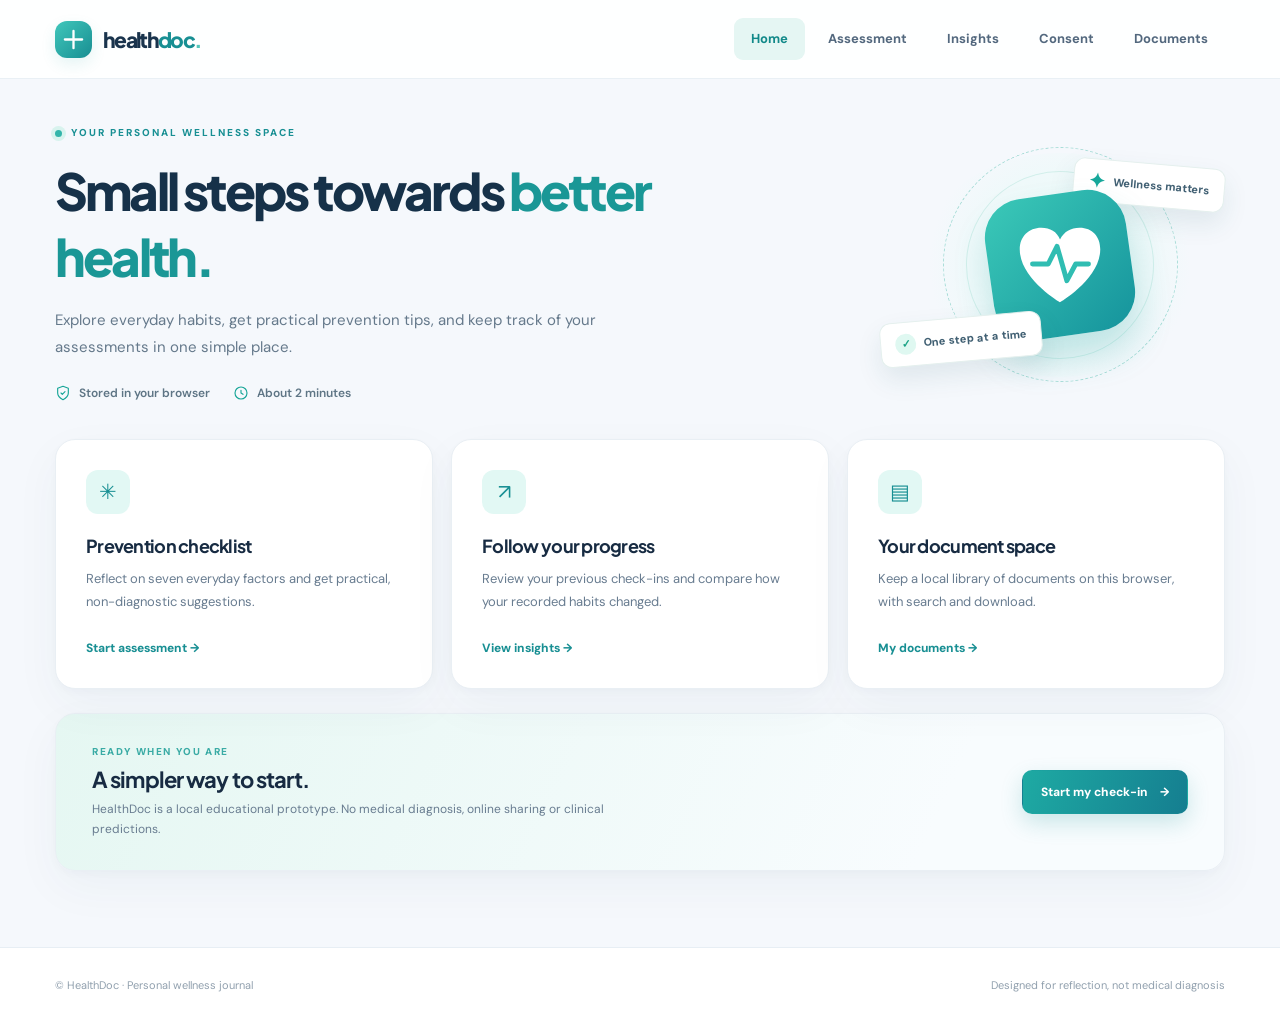
<file: index.html>
<!doctype html>
<html lang="en">
<head>
  <meta charset="utf-8">
  <meta name="viewport" content="width=device-width, initial-scale=1">
  <meta name="theme-color" content="#f5f8fc">
  <meta name="description" content="HealthDoc: educational prevention checklist, local document library and wellness insights.">
  <title>HealthDoc — Home</title>
  <link rel="preconnect" href="https://fonts.googleapis.com">
  <link rel="preconnect" href="https://fonts.gstatic.com" crossorigin>
  <link href="https://fonts.googleapis.com/css2?family=DM+Sans:wght@400;500;600;700&family=Plus+Jakarta+Sans:wght@400;500;600;700;800&display=swap" rel="stylesheet">
  <link rel="stylesheet" href="style.css">
  <script src="shared.js" defer></script>
  <script src="script.js" defer></script>
</head>
<body>
  <header class="site-header">
    <div class="shell header-inner">
      <a class="brand" href="index.html#homePage" data-page="homePage" aria-label="HealthDoc home">
        <span class="brand-mark" aria-hidden="true"><svg viewBox="0 0 24 24" width="23" height="23" fill="none" stroke="currentColor" stroke-width="2.4" stroke-linecap="round" stroke-linejoin="round"><path d="M12 3v18M3 12h18"/></svg></span>
        <span>health<span class="brand-accent">doc</span><span class="brand-dot">.</span></span>
      </a>
      <nav class="main-nav" aria-label="Main navigation">
        <a href="#homePage" data-page="homePage" class="nav-link is-active" aria-current="page">Home</a>
        <a href="#testPage" data-page="testPage" class="nav-link">Assessment</a>
        <a href="stats.html" class="nav-link">Insights</a>
        <a href="#consentPage" data-page="consentPage" class="nav-link">Consent</a>
        <a href="#documentsPage" data-page="documentsPage" class="nav-link">Documents</a>
      </nav>
    </div>
  </header>
  <main class="shell page-content">
    <section id="homePage" class="page-section" aria-label="Home">
    <section class="page-intro" aria-labelledby="pageTitle">
      <div class="intro-copy">
        <div class="eyebrow"><span class="eyebrow-dot"></span> YOUR PERSONAL WELLNESS SPACE</div>
        <h1 id="pageTitle">Small steps towards <span>better health.</span></h1>
        <p>Explore everyday habits, get practical prevention tips, and keep track of your assessments in one simple place.</p>
        <div class="intro-meta">
          <span><svg viewBox="0 0 24 24" aria-hidden="true"><path d="M12 22s8-4 8-10V5l-8-3-8 3v7c0 6 8 10 8 10Z"/><path d="m9 12 2 2 4-4"/></svg> Stored in your browser</span>
          <span><svg viewBox="0 0 24 24" aria-hidden="true"><circle cx="12" cy="12" r="9"/><path d="M12 8v4l3 2"/></svg> About 2 minutes</span>
        </div>
      </div>
      <div class="intro-visual" aria-hidden="true">
        <div class="visual-orbit orbit-one"></div>
        <div class="visual-orbit orbit-two"></div>
        <div class="visual-card visual-card-top"><span class="floating-icon">✦</span><span>Wellness matters</span></div>
        <div class="visual-heart">
          <svg viewBox="0 0 110 100" fill="none" xmlns="http://www.w3.org/2000/svg"><path d="M55 88S14 64 14 34c0-13 9-22 22-22 9 0 16 4 19 12 4-8 11-12 20-12 13 0 21 9 21 22 0 30-41 54-41 54Z" fill="#ffffff"/><path d="M27 49h16l9-18 10 35 9-17h13" stroke="#30BDB2" stroke-width="5" stroke-linecap="round" stroke-linejoin="round"/></svg>
        </div>
        <div class="visual-card visual-card-bottom"><span class="mini-check">✓</span><span>One step at a time</span></div>
      </div>
    </section>

      <div class="home-grid">
        <article class="surface home-feature"><div class="home-feature-icon">✳</div><h2>Prevention checklist</h2><p>Reflect on seven everyday factors and get practical, non-diagnostic suggestions.</p><a class="text-link" href="#testPage" data-page="testPage">Start assessment →</a></article>
        <article class="surface home-feature"><div class="home-feature-icon">↗</div><h2>Follow your progress</h2><p>Review your previous check-ins and compare how your recorded habits changed.</p><a class="text-link" href="stats.html">View insights →</a></article>
        <article class="surface home-feature"><div class="home-feature-icon">▤</div><h2>Your document space</h2><p>Keep a local library of documents on this browser, with search and download.</p><a class="text-link" href="#documentsPage" data-page="documentsPage">My documents →</a></article>
      </div>
      <div class="home-cta surface"><div><span class="section-overline">READY WHEN YOU ARE</span><h2>A simpler way to start.</h2><p>HealthDoc is a local educational prototype. No medical diagnosis, online sharing or clinical predictions.</p></div><a href="#testPage" data-page="testPage" class="button button-primary">Start my check-in <span aria-hidden="true">→</span></a></div>
    </section>
    <section id="testPage" class="page-section" aria-label="Assessment" hidden>
      <div class="subpage-heading"><div class="eyebrow"><span class="eyebrow-dot"></span> PERSONAL PREVENTION CHECKLIST</div><h1>Know your <span>habits.</span></h1><p>Complete a short educational self-assessment, then revisit the results in your history.</p></div>
    <div class="assessment-layout">
      <section class="surface assessment-card" aria-labelledby="formTitle">
        <div class="card-heading">
          <div class="heading-icon" aria-hidden="true">✳</div>
          <div>
            <span class="section-overline">LET'S GET STARTED</span>
            <h2 id="formTitle">Your wellness assessment</h2>
            <p>A few quick questions to personalize your suggestions.</p>
          </div>
        </div>

        <form id="healthForm">
          <fieldset class="form-fieldset">
            <legend><span class="field-number">01</span> Family health history <span class="optional">Optional</span></legend>
            <p class="field-help">Select any conditions that are relevant to your family history.</p>
            <div class="checkbox-grid">
              <label class="choice"><input type="checkbox" name="genetics" value="Diabetes"><span>Type 2 diabetes</span></label>
              <label class="choice"><input type="checkbox" name="genetics" value="Hypertension"><span>Hypertension</span></label>
              <label class="choice"><input type="checkbox" name="genetics" value="Cardiovascular"><span>Cardiovascular disease</span></label>
              <label class="choice"><input type="checkbox" name="genetics" value="Lactose"><span>Digestive / lactose sensitivity</span></label>
            </div>
          </fieldset>

          <div class="field-grid">
            <div class="field-group">
              <label for="environment"><span class="field-number">02</span> Living environment</label>
              <select id="environment" name="environment" required>
                <option value="" disabled selected>Select your environment</option>
                <option value="Urban">Urban area</option>
                <option value="Suburban">Suburban area</option>
                <option value="Rural">Rural area</option>
              </select>
            </div>
            <div class="field-group">
              <label for="nutrition"><span class="field-number">03</span> Eating habits</label>
              <select id="nutrition" name="nutrition" required>
                <option value="" disabled selected>Select your dietary pattern</option>
                <option value="Processed">Mostly processed / sugary foods</option>
                <option value="Standard">Mixed diet</option>
                <option value="Mediterranean">Mediterranean / whole foods</option>
                <option value="PlantBased">Plant-based / high fiber</option>
              </select>
            </div>
            <div class="field-group">
              <label for="age"><span class="field-number">04</span> Age</label>
              <input type="number" id="age" name="age" min="1" max="120" step="1" inputmode="numeric" placeholder="e.g. 25" required>
            </div>
            <div class="field-group">
              <label for="smoking"><span class="field-number">05</span> Smoking</label>
              <select id="smoking" name="smoking" required>
                <option value="" disabled selected>Select an option</option>
                <option value="No">I don't smoke</option>
                <option value="Occasionally">Occasionally</option>
                <option value="Regularly">Regularly</option>
              </select>
            </div>
            <div class="field-group">
              <label for="activity"><span class="field-number">06</span> Physical activity</label>
              <select id="activity" name="activity" required>
                <option value="" disabled selected>Select your activity level</option>
                <option value="Low">Less than 1 hour / week</option>
                <option value="Moderate">1–3 hours / week</option>
                <option value="High">More than 3 hours / week</option>
              </select>
            </div>
            <div class="field-group">
              <label for="assessmentDate"><span class="field-number">07</span> Assessment date</label>
              <input type="date" id="assessmentDate" name="assessmentDate" required>
            </div>
          </div>

          <div class="form-footer">
            <p><span aria-hidden="true">ⓘ</span> Educational suggestions only — not a diagnosis or validated medical risk assessment.</p>
            <button type="submit" class="button button-primary">Generate my suggestions <span aria-hidden="true">→</span></button>
          </div>
          <p id="formMessage" class="form-message" role="status" aria-live="polite" hidden></p>
        </form>
      </section>

      <aside class="sidebar" aria-label="About HealthDoc">
        <div class="surface side-card">
          <span class="side-icon" aria-hidden="true">✺</span>
          <h3>Your health, made simpler.</h3>
          <p>A small reflection on your current habits can be a helpful starting point.</p>
          <div class="side-divider"></div>
          <div class="how-row"><span>01</span><p>Answer 7 short questions</p></div>
          <div class="how-row"><span>02</span><p>Get suggestions to explore</p></div>
          <div class="how-row"><span>03</span><p>Compare your past check-ins</p></div>
        </div>
        <div class="privacy-card">
          <span class="privacy-icon" aria-hidden="true">⌁</span>
          <div><strong>Private by design</strong><p>Your entries are stored locally in this browser, not sent to a server. Clearing browser data may remove them.</p></div>
        </div>
      </aside>
    </div>

    <section id="resultsCard" class="surface results-card" aria-labelledby="resultsTitle" hidden>
      <div class="results-heading">
        <div><span class="section-overline">YOUR CHECK-IN IS READY</span><h2 id="resultsTitle">Your wellness overview</h2><p>These are simple educational indicators, not predictions of disease.</p></div>
        <a href="stats.html" class="button button-secondary">See my insights <span aria-hidden="true">↗</span></a>
      </div>
      <div class="results-summary">
        <div class="score-display"><span class="score-caption">Illustrative attention score</span><div><strong id="scoreValue">0</strong><span>/ 11</span></div><span id="riskBadge" class="status-pill level-low">Lower attention</span></div>
        <div class="score-description"><h3>What does this mean?</h3><p id="scoreDescription"></p><div class="score-track" aria-hidden="true"><span id="scoreFill"></span></div><div class="score-scale"><span>Fewer indicators</span><span>More indicators</span></div></div>
      </div>
      <h3 class="tips-heading">Suggestions for you</h3>
      <ul id="recommendationsList" class="tips-grid"></ul>
      <p class="results-disclaimer">Always consult a qualified healthcare professional for individual medical advice, symptoms, or screening decisions.</p>
    </section>
    </section>
    <section id="consentPage" class="page-section" aria-label="Consent preferences" hidden>
      <div class="subpage-heading"><div class="eyebrow"><span class="eyebrow-dot"></span> YOUR PREFERENCES</div><h1>Data-sharing <span>preferences.</span></h1><p>Explore how consent choices could work in a future product.</p></div>
      <div class="two-panel">
        <section class="surface section-panel" aria-labelledby="consentHeading">
          <div class="card-heading"><div class="heading-icon" aria-hidden="true">♡</div><div><span class="section-overline">DEMONSTRATION ONLY</span><h2 id="consentHeading">Consent preferences</h2><p>Your choices are stored on this browser; nothing is sent or shared.</p></div></div>
          <form id="consentForm">
            <fieldset class="form-fieldset"><legend>01 &nbsp; Demo sharing consent</legend>
              <label class="choice full-choice"><input type="checkbox" id="consentGeneral"><span>I would allow sharing with selected healthcare parties <strong>if a real, secure sharing system existed</strong>.</span></label>
            </fieldset>
            <fieldset class="form-fieldset"><legend>02 &nbsp; Parties I would authorize</legend><p class="field-help">These selections do not grant anyone access to your information.</p>
              <div class="checkbox-grid">
                <label class="choice"><input type="checkbox" name="authorized" value="Primary Care Physician"><span>Primary care physician</span></label>
                <label class="choice"><input type="checkbox" name="authorized" value="Genetics Specialist"><span>Genetics specialist</span></label>
                <label class="choice"><input type="checkbox" name="authorized" value="Hospital Cardiology Department"><span>Cardiology department</span></label>
                <label class="choice"><input type="checkbox" name="authorized" value="Certified Nutritionist"><span>Certified nutritionist</span></label>
                <label class="choice"><input type="checkbox" name="authorized" value="Medical Researchers (Anonymized)"><span>Medical researchers (anonymized)</span></label>
              </div>
            </fieldset>
            <div class="field-group"><label for="specificDoctor">03 &nbsp; Provider name or email (optional)</label><input id="specificDoctor" type="text" maxlength="120" placeholder="e.g. dr.smith@example.org" autocomplete="off"></div>
            <div class="action-row"><button type="submit" class="button button-primary">Save demo preferences</button><button type="button" id="revokeConsent" class="button button-danger-outline">Clear preferences</button></div>
            <p id="consentStatus" class="form-message" role="status" aria-live="polite" hidden></p>
          </form>
        </section>
        <aside class="surface explanation-card"><div class="home-feature-icon">⌁</div><h3>What happens to my information?</h3><p>HealthDoc has no server, user accounts or medical-data sharing feature. Your consent selections are kept locally in this browser only.</p><div class="aside-rule"></div><p><strong>Important:</strong> this is not a secure healthcare product. Avoid entering identifiable real medical information on shared devices.</p></aside>
      </div>
    </section>
    <section id="documentsPage" class="page-section" aria-label="Document library" hidden>
      <div class="subpage-heading"><div class="eyebrow"><span class="eyebrow-dot"></span> PERSONAL LIBRARY</div><h1>Keep documents <span>organized.</span></h1><p>Add a file, assign a category and find it again on this browser.</p></div>
      <div class="two-panel docs-layout">
        <section class="surface section-panel" aria-labelledby="docHeading">
          <div class="card-heading"><div class="heading-icon" aria-hidden="true">▤</div><div><span class="section-overline">LOCAL FILES</span><h2 id="docHeading">My documents</h2><p>Save and retrieve files on this device using browser storage.</p></div></div>
          <form id="docForm" class="document-form">
            <div class="field-grid">
              <div class="field-group"><label for="docName">Document name</label><input type="text" id="docName" maxlength="120" placeholder="e.g. Lab results" required></div>
              <div class="field-group"><label for="docLabel">Category</label><select id="docLabel" required><option value="" selected disabled>Choose a category</option><option value="Genetics">Genetics</option><option value="Blood Work">Blood work</option><option value="Cardiology">Cardiology</option><option value="Prescription">Prescription</option><option value="General Report">General report</option></select></div>
            </div>
            <div class="file-field"><input type="file" id="docFile" class="visually-hidden" accept=".pdf,.png,.jpg,.jpeg,.webp,.txt,.doc,.docx,application/pdf,image/png,image/jpeg,image/webp,text/plain" required><label class="file-picker" for="docFile"><span class="file-icon" aria-hidden="true">↥</span><span id="fileBtnText">Choose a PDF, image or text file</span><small>Up to 15 MB per file · local browser only</small></label></div>
            <button type="submit" id="addDocumentBtn" class="button button-primary">Save document <span aria-hidden="true">→</span></button>
            <p id="docStatus" class="form-message" role="status" aria-live="polite" hidden></p>
          </form>
          <div class="documents-heading"><div><span class="section-overline">YOUR LIBRARY</span><h3>Saved documents <span id="documentCount" class="count-bubble">0</span></h3></div><div class="field-group"><label class="visually-hidden" for="docSearch">Search documents</label><input id="docSearch" type="search" placeholder="Search by name or category"></div></div>
          <div id="documentList" class="doc-list" aria-live="polite"><p class="doc-empty">Loading documents...</p></div>
        </section>
        <aside class="surface explanation-card"><div class="home-feature-icon">♧</div><h3>Local storage, not a cloud.</h3><p>Files are saved in your browser using IndexedDB, not uploaded to a server. They won't synchronize across devices.</p><div class="aside-rule"></div><p>Browser cleanup, private mode, storage limits or a changed device can erase them. Download any important file to keep a separate copy.</p><p><strong>Not encrypted by HealthDoc:</strong> avoid using real sensitive medical records, particularly on a shared computer.</p></aside>
      </div>
    </section>
  </main>

  <footer class="site-footer"><div class="shell footer-content"><span>© HealthDoc · Personal wellness journal</span><span>Designed for reflection, not medical diagnosis</span></div></footer>
</body>
</html>
</file>
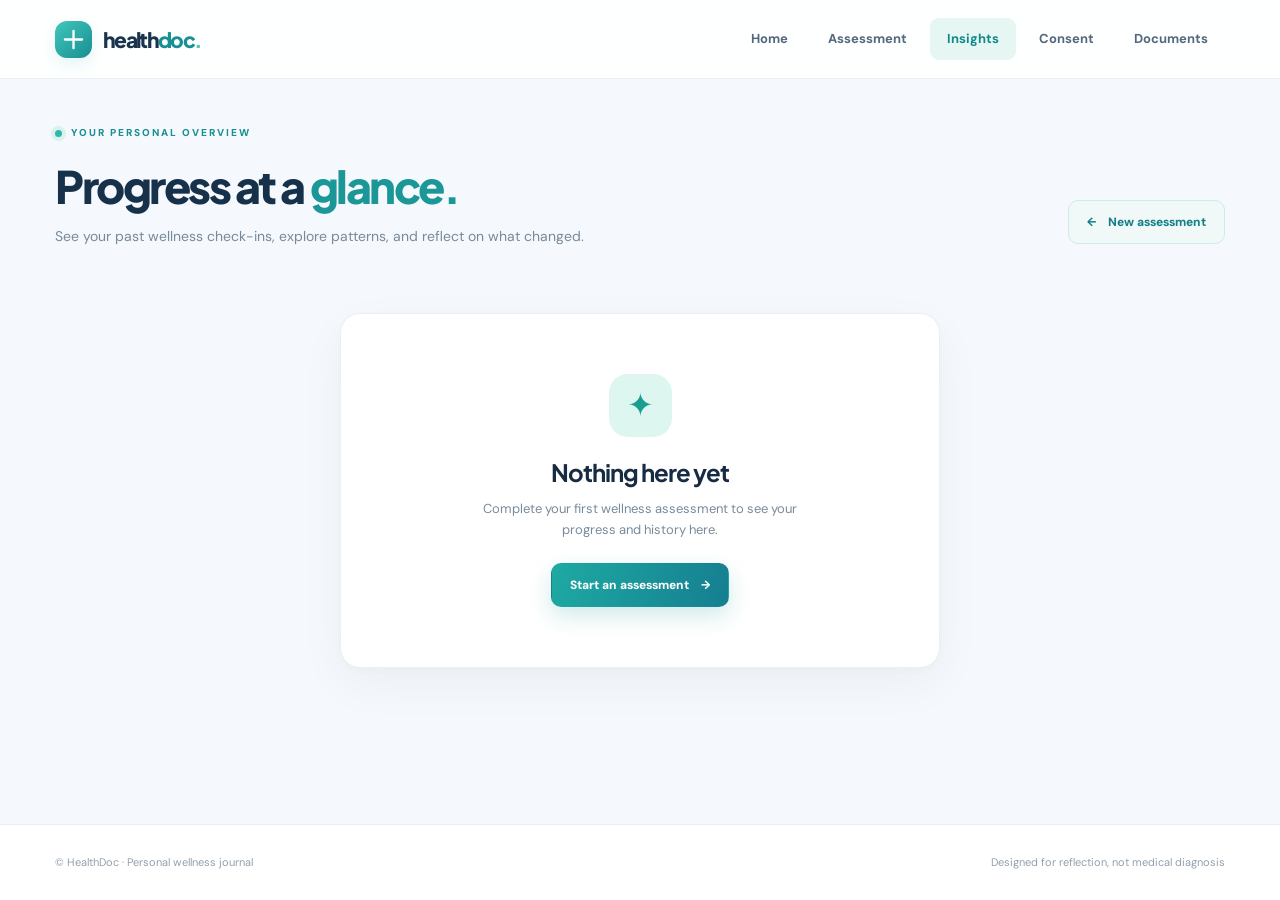
<file: stats.html>
<!doctype html>
<html lang="en">
<head>
  <meta charset="utf-8">
  <meta name="viewport" content="width=device-width, initial-scale=1">
  <meta name="theme-color" content="#f5f8fc">
  <meta name="description" content="Review your HealthDoc wellness assessments, trends and comparisons.">
  <title>HealthDoc — My insights</title>
  <link rel="preconnect" href="https://fonts.googleapis.com">
  <link rel="preconnect" href="https://fonts.gstatic.com" crossorigin>
  <link href="https://fonts.googleapis.com/css2?family=DM+Sans:wght@400;500;600;700&family=Plus+Jakarta+Sans:wght@400;500;600;700;800&display=swap" rel="stylesheet">
  <link rel="stylesheet" href="style.css">
  <link rel="stylesheet" href="stats.css">
  <script src="shared.js" defer></script>
  <script src="stats.js" defer></script>
</head>
<body>
  <header class="site-header">
    <div class="shell header-inner">
      <a class="brand" href="index.html" aria-label="HealthDoc home"><span class="brand-mark" aria-hidden="true"><svg viewBox="0 0 24 24" width="23" height="23" fill="none" stroke="currentColor" stroke-width="2.4" stroke-linecap="round" stroke-linejoin="round"><path d="M12 3v18M3 12h18"/></svg></span><span>health<span class="brand-accent">doc</span><span class="brand-dot">.</span></span></a>
      <nav class="main-nav" aria-label="Main navigation"><a href="index.html#homePage" class="nav-link">Home</a><a href="index.html#testPage" class="nav-link">Assessment</a><a href="stats.html" class="nav-link is-active" aria-current="page">Insights</a><a href="index.html#consentPage" class="nav-link">Consent</a><a href="index.html#documentsPage" class="nav-link">Documents</a></nav>
    </div>
  </header>

  <main class="shell page-content stats-main">
    <div class="stats-page-heading">
      <div><div class="eyebrow"><span class="eyebrow-dot"></span> YOUR PERSONAL OVERVIEW</div><h1>Progress at a <span>glance.</span></h1><p>See your past wellness check-ins, explore patterns, and reflect on what changed.</p></div>
      <a href="index.html#testPage" class="button button-secondary"><span aria-hidden="true">←</span> New assessment</a>
    </div>

    <section id="emptyState" class="surface empty-state" hidden>
      <div class="empty-icon" aria-hidden="true">✦</div>
      <h2>Nothing here yet</h2>
      <p>Complete your first wellness assessment to see your progress and history here.</p>
      <a href="index.html#testPage" class="button button-primary">Start an assessment <span aria-hidden="true">→</span></a>
    </section>
    <p id="statsError" class="form-message" role="alert" hidden></p>

    <div id="statsDashboard" hidden>
      <section class="metric-grid" aria-label="Key statistics">
        <div class="surface metric-card"><span class="metric-icon metric-blue" aria-hidden="true">▦</span><span class="metric-label">Total assessments</span><strong id="totalAssessments" class="metric-number">0</strong><span class="metric-caption">Saved check-ins</span></div>
        <div class="surface metric-card"><span class="metric-icon metric-mint" aria-hidden="true">↗</span><span class="metric-label">Average attention score</span><strong class="metric-number"><span id="averageScore">0</span><small> / 11</small></strong><span class="metric-caption">Across all assessments</span></div>
        <div class="surface metric-card"><span class="metric-icon metric-violet" aria-hidden="true">♡</span><span class="metric-label">Most recent assessment</span><div class="metric-status"><span id="latestBadge" class="status-pill level-low">Lower attention</span></div><span id="latestDate" class="metric-caption"></span></div>
      </section>

      <section class="surface chart-section" aria-labelledby="trendTitle">
        <div class="section-head"><div><span class="section-overline">OVER TIME</span><h2 id="trendTitle">Attention score trend</h2><p>Your checklist results across assessments. A higher score means more topics flagged by this simple model.</p></div></div>
        <div class="chart-legend"><span><i class="legend-dot dot-low"></i> Lower (0–3)</span><span><i class="legend-dot dot-medium"></i> Moderate (4–7)</span><span><i class="legend-dot dot-high"></i> Higher (8–11)</span></div>
        <div class="chart-scroller" tabindex="0" aria-label="Scrollable chart of assessment scores"><div id="scoreChart" class="score-chart" role="img" aria-label="Trend chart"></div></div>
        <p class="chart-note">This is a non-clinical, illustrative score; it cannot measure changes in medical risk.</p>
      </section>

      <section class="surface history-section" aria-labelledby="historyTitle">
        <div class="section-head history-head"><div><span class="section-overline">YOUR JOURNAL</span><h2 id="historyTitle">Assessment history</h2><p>Select entries to delete, or expand a check-in for more details and a comparison with the previous one.</p></div></div>
        <div class="history-toolbar"><label class="select-all-label"><input type="checkbox" id="selectAll"> <span>Select all <span id="selectedCount"></span></span></label><div class="history-actions"><button id="exportHistory" class="button button-quiet" type="button">↓ Export JSON</button><button id="deleteSelected" class="button button-danger-outline" type="button" disabled>Delete selected</button></div></div>
        <ul id="historyList" class="history-list"></ul>
        <div class="history-bottom"><span>Data stays on this device unless you export it.</span><button id="clearHistory" class="button button-text-danger" type="button">Clear all history</button></div>
      </section>
    </div>
  </main>
  <footer class="site-footer"><div class="shell footer-content"><span>© HealthDoc · Personal wellness journal</span><span>Designed for reflection, not medical diagnosis</span></div></footer>
</body>
</html>
</file>
<file: style.css>
:root {
  --ink: #172b42;
  --ink-strong: #10263c;
  --muted: #687c90;
  --soft-text: #8aa0b2;
  --teal: #188f93;
  --teal-dark: #127d83;
  --aqua: #dff7f4;
  --bg: #f5f8fc;
  --white: #fff;
  --line: #e3ebf2;
  --shadow: 0 16px 48px rgba(28, 61, 89, .045), 0 3px 9px rgba(28, 61, 89, .025);
  --radius: 20px;
}
*, *::before, *::after { box-sizing: border-box; }
html { scroll-behavior: smooth; }
body { margin: 0; min-height: 100vh; display: flex; flex-direction: column; background: var(--bg); color: var(--ink); font: 400 15px/1.65 'DM Sans', sans-serif; }
h1, h2, h3, h4, p { margin-top: 0; }
h1, h2, h3, h4 { font-family: 'Plus Jakarta Sans', 'DM Sans', sans-serif; letter-spacing: -.04em; line-height: 1.3; }
a { color: inherit; }
button, input, select { font: inherit; }
button { cursor: pointer; }
svg { display: block; }
[hidden] { display: none !important; }
:focus-visible { outline: 3px solid #41bcb5; outline-offset: 3px; }
.shell { width: min(calc(100% - 64px), 1170px); margin-inline: auto; }

/* Navigation */
.site-header { background: rgba(255, 255, 255, .94); border-bottom: 1px solid #e9f0f5; }
.header-inner { min-height: 78px; display: flex; justify-content: space-between; align-items: center; gap: 20px; }
.brand { display: inline-flex; gap: 11px; align-items: center; text-decoration: none; color: #1a344d; font: 800 21px/1 'Plus Jakarta Sans', sans-serif; letter-spacing: -.08em; white-space: nowrap; }
.brand-mark { width: 37px; height: 37px; border-radius: 12px; display: grid; place-items: center; color: white; background: linear-gradient(135deg, #40c7bb, #188e92); box-shadow: 0 6px 15px #189c981c; }
.brand-accent { color: var(--teal); }
.brand-dot { color: #55c6ba; }
.main-nav { display: flex; gap: 6px; align-items: center; }
.nav-link { border-radius: 9px; padding: 10px 17px; color: #53687e; text-decoration: none; font-weight: 700; font-size: 13px; transition: .2s ease; white-space: nowrap; }
.nav-link:hover { background: #eff8fa; color: #177e88; }
.nav-link.is-active { background: #e5f6f3; color: #128989; }
.nav-arrow { font-size: 14px; margin-left: 4px; }

/* Hero */
.page-content { flex: 1; padding-block: 47px 76px; }
.page-intro { min-height: 245px; display: flex; justify-content: space-between; align-items: center; gap: 40px; margin-bottom: 36px; }
.intro-copy { max-width: 670px; position: relative; z-index: 1; }
.eyebrow { display: flex; align-items: center; gap: 9px; text-transform: uppercase; color: var(--teal); font-size: 10px; line-height: 1.4; font-weight: 800; letter-spacing: .2em; margin-bottom: 17px; }
.eyebrow-dot { height: 7px; width: 7px; border-radius: 50%; background: #33b5aa; box-shadow: 0 0 0 4px #d8f3ee; }
h1 { font-size: clamp(35px, 4vw, 51px); font-weight: 800; color: #163149; margin-bottom: 17px; letter-spacing: -.055em; }
h1 span { color: #1a9796; }
.intro-copy > p { font-size: 15px; line-height: 1.8; color: #65798b; max-width: 600px; margin-bottom: 23px; }
.intro-meta { display: flex; flex-wrap: wrap; gap: 23px; color: #5e7585; font-size: 12px; font-weight: 600; }
.intro-meta span { display: inline-flex; align-items: center; gap: 8px; }
.intro-meta svg { width: 16px; height: 16px; fill: none; stroke: #16a597; stroke-width: 1.7; stroke-linecap: round; stroke-linejoin: round; }
.intro-visual { position: relative; width: 330px; height: 240px; flex: 0 0 330px; isolation: isolate; display: grid; place-items: center; }
.intro-visual::before { position: absolute; content: ''; inset: 8px 22px; border-radius: 50%; background: radial-gradient(circle, #e5faf5 0%, #eff9fa 50%, transparent 72%); z-index: -2; }
.visual-orbit { position: absolute; width: 235px; height: 235px; border-radius: 50%; border: 1px dashed #a9ddd8; transform: rotate(-22deg); z-index: -1; }
.orbit-two { width: 188px; height: 188px; border-style: solid; border-color: #d2efeb; transform: rotate(30deg); }
.visual-heart { width: 142px; height: 142px; background: linear-gradient(140deg, #3bc9b8, #15939c); border-radius: 39px; display: grid; place-items: center; transform: rotate(-8deg); box-shadow: 0 22px 35px rgba(23, 154, 156, .22); }
.visual-heart svg { width: 108px; height: 108px; transform: rotate(8deg); }
.visual-card { position: absolute; display: inline-flex; align-items: center; gap: 8px; font-size: 11px; font-weight: 800; white-space: nowrap; border: 1px solid #e5f0ee; border-radius: 11px; padding: 11px 14px; background: white; box-shadow: 0 12px 26px rgba(32, 85, 102, .1); color: #416073; }
.visual-card-top { top: 18px; right: 0; transform: rotate(5deg); }
.visual-card-bottom { bottom: 23px; left: -15px; transform: rotate(-5deg); }
.floating-icon { color: #17a89b; font-size: 20px; line-height: 1; }
.mini-check { border-radius: 50%; background: #dff8f1; color: #1aa285; width: 21px; height: 21px; display: grid; place-items: center; }

/* Shared surfaces */
.surface { background: #fff; border: 1px solid #e9eff4; border-radius: var(--radius); box-shadow: var(--shadow); }
.assessment-layout { display: grid; grid-template-columns: minmax(0, 1fr) 290px; align-items: start; gap: 24px; }
.assessment-card { padding: 31px 35px 34px; }
.card-heading { display: flex; gap: 15px; align-items: center; padding-bottom: 26px; margin-bottom: 29px; border-bottom: 1px solid var(--line); }
.heading-icon { color: #1b9996; background: #e6f7f4; flex: 0 0 48px; height: 48px; display: grid; place-items: center; border-radius: 13px; font-size: 23px; }
.section-overline { display: block; color: #3aaba5; letter-spacing: .16em; font-weight: 800; font-size: 10px; line-height: 1.5; margin-bottom: 6px; }
.card-heading h2 { font-size: 22px; margin-bottom: 5px; color: var(--ink-strong); }
.card-heading p { color: #7d8da0; font-size: 13px; margin-bottom: 0; }
.form-fieldset { border: none; padding: 0 0 26px; margin: 0 0 25px; border-bottom: 1px solid var(--line); min-width: 0; }
.form-fieldset legend, .field-group > label { font-size: 13px; font-weight: 800; letter-spacing: -.01em; color: #263a4d; line-height: 1.5; }
.form-fieldset legend { padding: 0; width: 100%; }
.field-number { display: inline-grid; place-items: center; margin-right: 7px; width: 25px; height: 25px; border-radius: 7px; color: #168d90; background: #e5f6f3; font-family: 'DM Sans', sans-serif; font-size: 10px; font-weight: 800; letter-spacing: 0; }
.optional { float: right; font-size: 10px; color: #8395a7; background: #f0f4f7; padding: 3px 10px; border-radius: 20px; font-weight: 700; }
.field-help { font-size: 12px; color: #8a99a8; margin: 6px 0 15px 32px; }
.checkbox-grid { display: grid; grid-template-columns: repeat(2, minmax(0, 1fr)); gap: 10px; }
.choice { padding: 13px 13px; background: #fbfdfe; border: 1px solid #e8eef4; border-radius: 10px; display: flex; gap: 10px; align-items: center; cursor: pointer; color: #52697a; font-weight: 600; font-size: 12px; line-height: 1.5; transition: .18s ease; }
.choice:hover { border-color: #8bd7cf; background: #f2fbf9; }
.choice:has(input:checked) { background: #edf9f6; border-color: #51b8aa; color: #196f72; }
.choice input { accent-color: #168f8f; width: 16px; height: 16px; margin: 0; flex: 0 0 auto; }
.field-grid { display: grid; grid-template-columns: repeat(2, minmax(0, 1fr)); column-gap: 20px; row-gap: 23px; }
.field-group > label { display: flex; align-items: center; margin-bottom: 9px; }
.field-group input, .field-group select { appearance: none; width: 100%; height: 46px; border-radius: 10px; padding: 0 38px 0 13px; border: 1px solid #dfe8f0; color: #30475b; background-color: #fcfdfe; font-size: 12px; font-weight: 600; transition: box-shadow .2s, border-color .2s; }
.field-group select { cursor: pointer; background-image: url("data:image/svg+xml,%3Csvg xmlns='http://www.w3.org/2000/svg' width='16' height='16' viewBox='0 0 24 24' fill='none' stroke='%237d91a4' stroke-width='2' stroke-linecap='round' stroke-linejoin='round'%3E%3Cpath d='m6 9 6 6 6-6'/%3E%3C/svg%3E"); background-repeat: no-repeat; background-size: 15px; background-position: right 13px center; }
.field-group select:invalid { color: #9aa8b6; }
.field-group input:focus, .field-group select:focus { outline: none; border-color: #23a99e; box-shadow: 0 0 0 3px #daf6ee; }
.field-group input[type="date"] { padding-right: 13px; }
.field-group input::placeholder { color: #9aa8b6; }
.form-footer { margin-top: 30px; border-top: 1px solid var(--line); padding-top: 24px; }
.form-footer > p { font-size: 11px; color: #8393a2; margin-bottom: 17px; }
.form-footer > p span { font-size: 15px; color: #168e90; vertical-align: -1px; margin-right: 4px; }
.button { display: inline-flex; gap: 12px; align-items: center; justify-content: center; appearance: none; border: 1px solid transparent; min-height: 44px; padding: 11px 18px; border-radius: 10px; font-size: 12px; font-family: 'DM Sans', sans-serif; font-weight: 800; line-height: 1.4; text-decoration: none; white-space: nowrap; transition: background .2s, color .2s, transform .2s, box-shadow .2s; }
.button:active { transform: translateY(1px); }
.button-primary { color: white; background: linear-gradient(110deg, #1eaaa3, #157e90); box-shadow: 0 9px 22px rgba(23, 145, 146, .2); }
.button-primary:hover { background: linear-gradient(110deg, #178c8a, #106f7c); box-shadow: 0 11px 23px rgba(23, 145, 146, .3); }
.form-footer .button-primary { width: 100%; font-size: 13px; min-height: 49px; }
.button-secondary { background: #f1f8f8; color: #147f87; border-color: #ccece6; }
.button-secondary:hover { background: #dff5f0; }
.form-message { margin: 15px 0 0; padding: 12px 14px; border: 1px solid #f7cdc8; background: #fff5f3; color: #ac504c; font-size: 12px; border-radius: 9px; font-weight: 700; }
.form-message.is-success { color: #1b8072; background: #ecf9f4; border-color: #c8ebdf; }

/* Sidebar */
.sidebar { display: grid; gap: 18px; }
.side-card { padding: 27px 25px 22px; background: linear-gradient(150deg, #fff 30%, #f4fdfa); }
.side-icon { display: grid; place-items: center; width: 47px; height: 47px; border-radius: 13px; font-size: 25px; color: #27a99e; background: #e2f6f2; margin-bottom: 21px; }
.side-card h3 { font-size: 19px; margin-bottom: 11px; }
.side-card > p { color: #7a8da0; font-size: 12px; line-height: 1.85; margin-bottom: 0; }
.side-divider { height: 1px; background: #e5eeed; margin: 22px 0 19px; }
.how-row { display: flex; gap: 12px; align-items: start; margin-bottom: 17px; }
.how-row:last-child { margin-bottom: 0; }
.how-row span { background: #e2f6f3; color: #188d88; border-radius: 8px; display: grid; place-items: center; flex: 0 0 30px; height: 30px; font-size: 10px; font-weight: 800; }
.how-row p { font-size: 12px; margin: 4px 0 0; color: #53687a; font-weight: 700; }
.privacy-card { border: 1px solid #dceee8; background: #e9f8f1; padding: 20px; border-radius: 15px; display: flex; align-items: start; gap: 12px; }
.privacy-icon { display: grid; place-items: center; flex: 0 0 28px; height: 28px; border-radius: 8px; font-size: 25px; color: #1da58c; }
.privacy-card strong { display: block; color: #247566; font-size: 12px; margin-bottom: 5px; }
.privacy-card p { color: #688a7d; font-size: 11px; margin-bottom: 0; line-height: 1.8; }

/* Results */
.results-card { margin-top: 26px; padding: 31px 35px 33px; scroll-margin-top: 20px; }
.results-heading { display: flex; justify-content: space-between; gap: 16px; align-items: center; margin-bottom: 26px; }
.results-heading h2 { font-size: 23px; margin: 0 0 5px; }
.results-heading p { color: var(--muted); font-size: 12px; margin: 0; }
.results-summary { background: linear-gradient(120deg, #effbf8 0%, #f7fbfd 70%); border: 1px solid #e1f3ed; border-radius: 15px; padding: 23px 26px; display: grid; grid-template-columns: 225px 1fr; align-items: center; gap: 33px; }
.score-caption { color: #6c8a8c; font-weight: 800; font-size: 11px; }
.score-display > div { line-height: 1.1; margin: 7px 0 13px; }
.score-display strong { font-size: 52px; font-family: 'Plus Jakarta Sans', sans-serif; line-height: 1; }
.score-display > div span { color: #7a97a4; font-size: 17px; }
.status-pill { display: inline-flex; align-items: center; max-width: 100%; padding: 7px 12px; border-radius: 100px; font-size: 11px; font-weight: 800; line-height: 1.25; white-space: nowrap; }
.status-pill.level-low { background: #dcf7ee; color: #147d67; }
.status-pill.level-medium { background: #fff0cc; color: #936116; }
.status-pill.level-high { background: #fde5de; color: #b34c4b; }
.score-description h3 { margin: 0 0 6px; font-size: 15px; }
.score-description p { color: #668294; font-size: 12px; margin-bottom: 18px; }
.score-track { background: linear-gradient(90deg, #c4f0dd, #f9e9aa, #fad3d1); border-radius: 10px; height: 10px; position: relative; overflow: hidden; }
.score-track span { position: absolute; left: 0; top: 0; bottom: 0; background: #1b8e97; border-radius: inherit; }
.score-scale { display: flex; justify-content: space-between; font-size: 10px; margin-top: 7px; color: #8b9eac; }
.tips-heading { font-size: 17px; margin: 30px 0 17px; }
.tips-grid { display: grid; grid-template-columns: repeat(2, 1fr); gap: 12px; margin: 0; padding: 0; list-style: none; }
.tip-item { background: #fafcfd; border: 1px solid #e7eff3; border-radius: 12px; padding: 17px; display: flex; align-items: start; gap: 12px; }
.tip-number { flex: 0 0 28px; height: 28px; border-radius: 9px; display: grid; place-items: center; background: #e0f5f1; color: #188c8d; font-size: 10px; font-weight: 800; }
.tip-item p { color: #50697b; font-size: 12px; margin: 2px 0 0; line-height: 1.65; }
.results-disclaimer { color: #8897a6; font-size: 11px; margin: 22px 0 0; }

.site-footer { background: white; border-top: 1px solid #e7eef4; }
.footer-content { min-height: 75px; display: flex; gap: 20px; justify-content: space-between; align-items: center; color: #91a0ae; font-size: 11px; }

@media (max-width: 1030px) {
  .assessment-layout { grid-template-columns: minmax(0, 1fr) 250px; gap: 18px; }
  .assessment-card { padding-inline: 25px; }
  .side-card { padding: 24px 19px; }
  .intro-visual { transform: scale(.86); transform-origin: right center; margin-left: -35px; }
}
@media (max-width: 800px) {
  .shell { width: min(calc(100% - 34px), 680px); }
  .page-content { padding-top: 35px; padding-bottom: 45px; }
  .page-intro { min-height: auto; margin-bottom: 27px; }
  .intro-visual { display: none; }
  .assessment-layout { grid-template-columns: 1fr; }
  .sidebar { grid-template-columns: 1fr 1fr; align-items: stretch; }
  .privacy-card { align-self: stretch; }
  .results-summary { grid-template-columns: 175px 1fr; gap: 20px; }
}
@media (max-width: 580px) {
  .shell { width: calc(100% - 28px); }
  .header-inner { min-height: 69px; }
  .brand { font-size: 19px; gap: 7px; }
  .brand-mark { width: 32px; height: 32px; border-radius: 10px; }
  .main-nav { gap: 2px; }
  .nav-link { padding: 8px 9px; font-size: 11px; }
  .nav-arrow { display: none; }
  .page-content { padding-top: 29px; }
  .page-intro { margin-bottom: 24px; }
  h1 { font-size: clamp(29px, 8vw, 39px); }
  .intro-copy > p { font-size: 13px; margin-bottom: 16px; }
  .intro-meta { gap: 13px; font-size: 10px; }
  .assessment-card { padding: 22px 17px 24px; }
  .card-heading { gap: 11px; padding-bottom: 22px; margin-bottom: 24px; }
  .heading-icon { width: 40px; height: 40px; flex-basis: 40px; font-size: 20px; }
  .card-heading h2 { font-size: 17px; }
  .card-heading p { font-size: 11px; }
  .checkbox-grid { grid-template-columns: 1fr; gap: 8px; }
  .choice { padding: 12px; }
  .field-grid { grid-template-columns: 1fr; row-gap: 20px; }
  .field-help { margin-left: 0; }
  .optional { margin-top: 2px; }
  .sidebar { grid-template-columns: 1fr; }
  .results-card { padding: 22px 17px; }
  .results-heading { flex-direction: column; align-items: stretch; }
  .results-heading .button { align-self: start; }
  .results-summary { grid-template-columns: 1fr; padding: 18px; }
  .score-display { display: flex; flex-wrap: wrap; align-items: center; gap: 11px; }
  .score-display > div { margin: 0; }
  .score-display strong { font-size: 41px; }
  .tips-grid { grid-template-columns: 1fr; }
  .footer-content { flex-direction: column; justify-content: center; gap: 0; padding: 15px 0; text-align: center; }
}
@media (prefers-reduced-motion: reduce) {
  html { scroll-behavior: auto; }
  *, *::before, *::after { transition-duration: 0s !important; animation-duration: 0s !important; }
}

/* Multipage prototype additions (home / consent / local document space) */
.main-nav { flex-wrap: wrap; justify-content: flex-end; }
.main-nav a { text-align: center; }
.subpage-heading { margin: 6px 0 32px; }
.subpage-heading h1 { margin-bottom: 10px; }
.subpage-heading > p { color: var(--muted); margin-bottom: 0; max-width: 700px; }
.home-grid { display: grid; grid-template-columns: repeat(3, minmax(0, 1fr)); gap: 18px; margin-bottom: 24px; }
.home-feature { padding: 30px; min-width: 0; display: flex; flex-direction: column; }
.home-feature-icon { display: grid; place-items: center; background: #e2f8f4; color: var(--teal); width: 44px; height: 44px; border-radius: 12px; font-size: 21px; margin-bottom: 20px; }
.home-feature h2 { font-size: 18px; margin-bottom: 9px; }
.home-feature p { color: var(--muted); font-size: 13px; line-height: 1.8; flex: 1; margin: 0 0 25px; }
.text-link { font-size: 12px; font-weight: 800; color: var(--teal); text-decoration: none; }
.text-link:hover { text-decoration: underline; }
.home-cta { display: flex; justify-content: space-between; gap: 20px; align-items: center; background: linear-gradient(115deg, #e5f7f2, #f8fcfe 75%); padding: 30px 36px; }
.home-cta h2 { font-size: 22px; margin: 0 0 6px; }
.home-cta p { max-width: 570px; color: var(--muted); margin: 0; font-size: 12px; }
.two-panel { display: grid; grid-template-columns: minmax(0, 1fr) 285px; gap: 24px; align-items: start; }
.section-panel { padding: 32px 35px; min-width: 0; }
.section-panel .card-heading { align-items: start; }
.section-panel .card-heading p { max-width: 550px; }
.full-choice { margin-top: 12px; }
.full-choice strong { color: var(--teal-dark); }
.action-row { display: flex; align-items: center; flex-wrap: wrap; gap: 10px; margin-top: 24px; }
.action-row button { min-height: 46px; }
.button-danger-outline { color: #b04e4f; background: #fff9f8; border-color: #f4d6d0; }
.button-danger-outline:hover { background: #fdebe6; }
.explanation-card { padding: 26px; background: linear-gradient(165deg,#fff,#f1fbf8); }
.explanation-card h3 { font-size: 18px; margin-bottom: 13px; }
.explanation-card p { font-size: 12px; line-height: 1.8; color: #647f8f; }
.explanation-card p:last-child { margin-bottom: 0; }
.aside-rule { background: #e2eeee; height: 1px; margin: 20px 0; }
.field-group input:disabled, .choice input:disabled { opacity: .58; cursor: not-allowed; }
.field-group input[type='text'] { padding-right: 13px; }
.file-field { position: relative; margin: 22px 0; }
.file-field > input { width: 100%; max-width: 100%; margin-top: 12px; font-size: 12px; color: #536b7c; }
.file-field > input::file-selector-button { border: 1px solid #cce6e2; background: #edfaf7; border-radius: 7px; padding: 9px 12px; color: #168e90; cursor: pointer; font-weight: 700; margin-right: 12px; }
.file-picker { display: grid; grid-template-columns: 45px minmax(0,1fr); align-items: center; gap: 2px 12px; padding: 20px; border: 1.5px dashed #9fd9d0; background: #f5fcfa; border-radius: 13px; cursor: pointer; color: #325b68; font-weight: 700; font-size: 13px; overflow-wrap: anywhere; }
.file-picker .file-icon { grid-row: span 2; display: grid; place-items: center; background: #d6f4ed; width: 40px; height: 40px; border-radius: 9px; font-size: 23px; color: #158e90; }
.file-picker small { color: #829ca1; font-weight: 500; font-size: 11px; }
.document-form { padding-bottom: 28px; border-bottom: 1px solid var(--line); }
.documents-heading { display: flex; justify-content: space-between; align-items: end; flex-wrap: wrap; gap: 18px; padding: 25px 0 18px; }
.documents-heading h3 { margin: 0; font-size: 19px; }
.documents-heading .field-group { flex: 0 1 240px; }
.documents-heading input { padding: 0 13px; }
.count-bubble { display: inline-flex; vertical-align: middle; align-items: center; justify-content: center; min-width: 27px; height: 27px; padding-inline: 7px; background: #e3f5f1; border-radius: 50px; color: #178688; font-size: 12px; }
.doc-list { display: grid; gap: 12px; }
.doc-row { display: flex; min-width: 0; align-items: center; gap: 14px; border: 1px solid #e6edf3; border-radius: 12px; padding: 16px; background: #fcfefe; }
.doc-icon { display: grid; place-items: center; flex: 0 0 39px; height: 39px; border-radius: 10px; background: #e5f8f4; color: #168e90; font-size: 20px; }
.doc-body { flex: 1; min-width: 0; overflow-wrap: anywhere; }
.doc-title { display: block; font-size: 13px; }
.doc-meta { color: var(--muted); font-size: 11px; margin: 4px 0 8px; overflow-wrap: anywhere; }
.doc-tag { display: inline-block; border-radius: 999px; padding: 3px 9px; font-size: 10px; font-weight: 800; color: #286a76; background: #e1f3f8; }
.tag-bloodwork { background: #fff2d8; color: #99631d; }
.tag-cardiology { background: #e9f4e6; color: #32733b; }
.tag-prescription { background: #ffe7ee; color: #9e355b; }
.tag-generalreport { background: #eee8fa; color: #694e9a; }
.doc-actions { display: flex; gap: 8px; align-items: center; }
.doc-actions .button { padding: 7px 10px; min-height: 34px; font-size: 11px; }
.doc-empty { text-align: center; padding: 25px; background: #f8fafc; border-radius: 12px; color: #8195a2; font-size: 13px; margin: 0; }
.button-text-danger { color: #b55355; background: transparent; border-color: transparent; }
.button-text-danger:hover { background: #fff0ed; }
.visually-hidden { position: absolute; width: 1px; height: 1px; padding: 0; margin: -1px; overflow: hidden; clip: rect(0,0,0,0); white-space: nowrap; border: 0; }
@media(max-width:1050px) { .nav-link { padding-inline: 12px; } .two-panel { grid-template-columns: minmax(0, 1fr) 240px; } }
@media(max-width:800px) { .two-panel { grid-template-columns: 1fr; } .home-grid { grid-template-columns: 1fr 1fr; } .explanation-card { padding: 20px; } .header-inner { flex-wrap: wrap; padding-block: 14px; } .main-nav { flex: 1 0 100%; justify-content: flex-start; } }
@media(max-width:580px) { .home-grid { grid-template-columns: 1fr; } .home-feature { padding: 23px; } .home-cta { padding: 23px; flex-direction: column; align-items: start; } .section-panel { padding: 23px 17px; } .subpage-heading h1 { font-size: 32px; } .main-nav { gap: 3px; justify-content: center; } .nav-link { padding: 7px 8px; } .doc-row { align-items: flex-start; flex-wrap: wrap; } .doc-actions { margin-left: 53px; } .documents-heading .field-group { flex: 1 1 100%; } .action-row .button { width: 100%; } }

#docFile:focus-visible + .file-picker { outline: 3px solid #41bcb5; outline-offset: 4px; }
</file>
<file: stats.css>
/* Stats page: shares colors, typography, navigation and buttons with style.css */
.stats-main { max-width: 1170px; }
.stats-page-heading { display: flex; align-items: end; justify-content: space-between; gap: 24px; margin-bottom: 31px; }
.stats-page-heading h1 { font-size: clamp(36px, 3.5vw, 46px); margin-bottom: 10px; }
.stats-page-heading p { font-size: 14px; color: #778a9b; margin-bottom: 0; }
.stats-page-heading .button { margin-bottom: 4px; }
.metric-grid { display: grid; grid-template-columns: repeat(3, minmax(0, 1fr)); gap: 18px; margin-bottom: 22px; }
.metric-card { min-height: 175px; display: flex; flex-direction: column; align-items: start; padding: 23px 25px; }
.metric-icon { width: 33px; height: 33px; border-radius: 9px; display: grid; place-items: center; font-size: 18px; margin-bottom: 13px; font-weight: 800; }
.metric-blue { color: #557cad; background: #e8f0fb; }
.metric-mint { color: #1b9c91; background: #e4f7f2; }
.metric-violet { color: #8866bb; background: #f1edff; }
.metric-label { font-size: 12px; font-weight: 700; color: #8090a2; line-height: 1.4; }
.metric-number { color: #1b3349; font: 800 36px/1.3 'Plus Jakarta Sans', sans-serif; margin-top: 5px; }
.metric-number small { font: 600 14px 'DM Sans', sans-serif; color: #99a9b5; }
.metric-caption { font-size: 11px; color: #91a0ae; margin-top: auto; padding-top: 7px; }
.metric-status { margin-top: 13px; }
.chart-section, .history-section { padding: 27px 30px 29px; }
.chart-section { margin-bottom: 22px; }
.section-head { display: flex; justify-content: space-between; align-items: center; gap: 16px; }
.section-head h2 { font-size: 20px; color: #1b3248; margin-bottom: 6px; }
.section-head p { color: #8998a7; margin-bottom: 0; font-size: 12px; }
.chart-legend { display: flex; flex-wrap: wrap; gap: 15px; margin: 24px 0 15px; color: #647a8d; font-size: 11px; font-weight: 700; }
.chart-legend span { display: flex; align-items: center; gap: 7px; }
.legend-dot { width: 9px; height: 9px; border-radius: 50%; display: inline-block; }
.dot-low { background: #19a98e; }
.dot-medium { background: #f0a535; }
.dot-high { background: #e66b69; }
.chart-scroller { overflow-x: auto; max-width: 100%; border-radius: 10px; scrollbar-color: #b7d4d5 #f1f7f6; }
.score-chart { display: block; max-width: none; height: 310px; }
.score-chart svg { width: 100%; height: 310px; }
.svg-axis-label { font-family: 'DM Sans', sans-serif; font-size: 11px; font-weight: 700; fill: #8799a7; }
.chart-note { color: #9baab7; font-size: 11px; margin: 9px 0 0; }
.history-section { margin-bottom: 0; }
.history-head { margin-bottom: 24px; }
.history-toolbar { display: flex; justify-content: space-between; align-items: center; gap: 12px; padding: 13px 15px; background: #f8fbfc; border: 1px solid #e8eef3; border-radius: 11px; margin-bottom: 13px; }
.select-all-label { display: inline-flex; align-items: center; gap: 10px; font-size: 12px; color: #546b7e; font-weight: 800; white-space: nowrap; cursor: pointer; }
.entry-checkbox, #selectAll { accent-color: #1a9899; width: 17px; height: 17px; cursor: pointer; margin: 0; }
.history-actions { display: flex; gap: 8px; align-items: center; }
.button-quiet, .button-danger-outline { min-height: 34px; border-radius: 8px; padding: 7px 11px; font-size: 11px; }
.button-quiet { background: #fff; border-color: #dce8ef; color: #466379; }
.button-quiet:hover { background: #e9f6f6; }
.button-danger-outline { background: #fff5f3; color: #bc6461; border-color: #f5d8d3; }
.button-danger-outline:hover:not(:disabled) { background: #ffeae8; }
.button:disabled { opacity: .45; cursor: not-allowed; box-shadow: none; }
.history-list { list-style: none; margin: 0; padding: 0; display: grid; gap: 10px; }
.history-item { border: 1px solid #e5edf3; background: #fff; border-radius: 11px; overflow: hidden; }
.history-row { display: flex; justify-content: space-between; align-items: center; gap: 15px; padding: 14px 17px 10px; }
.history-row-left { display: flex; align-items: center; gap: 13px; min-width: 0; }
.history-row-title { display: flex; flex-direction: column; min-width: 0; }
.history-row-title strong { color: #2b4559; font-size: 12px; }
.history-row-title span { font-size: 10px; color: #97a6b2; }
.history-row-right { display: flex; align-items: center; gap: 18px; }
.history-score { min-width: 47px; white-space: nowrap; color: #90a1b0; font-size: 11px; }
.history-score strong { font: 800 20px/1 'Plus Jakarta Sans', sans-serif; color: #20394e; }
.history-details { padding: 0 17px 11px 47px; }
.history-details summary { display: inline-block; color: #1b9193; font-size: 11px; font-weight: 800; cursor: pointer; list-style: none; padding: 3px 0 0; }
.history-details summary::-webkit-details-marker { display: none; }
.history-details summary::after { content: '⌄'; font-size: 17px; margin-left: 6px; vertical-align: -1px; }
.history-details[open] summary::after { content: '⌃'; }
.details-content { border-top: 1px solid #e9eff3; padding: 18px 0 7px; margin-top: 14px; }
.history-fields { display: grid; grid-template-columns: repeat(3, minmax(0, 1fr)); gap: 16px 18px; margin-bottom: 19px; }
.history-field { display: flex; flex-direction: column; gap: 4px; overflow-wrap: anywhere; }
.history-field-name { text-transform: uppercase; color: #a0aebb; font-size: 9px; letter-spacing: .07em; font-weight: 800; }
.history-field strong { color: #415e72; font-size: 11px; line-height: 1.5; font-weight: 700; }
.details-content h4 { font-size: 12px; margin: 6px 0 11px; }
.change-list { list-style: none; display: flex; flex-wrap: wrap; gap: 7px; margin: 0; padding: 0; }
.change-list li { padding: 6px 9px; border-radius: 7px; font-size: 10px; font-weight: 700; line-height: 1.4; }
.change-up { background: #fff0ed; color: #ac5853; }
.change-down { background: #e6f7ed; color: #2d8c6b; }
.change-neutral { background: #edf3f8; color: #65798b; }
.history-bottom { display: flex; justify-content: space-between; align-items: center; gap: 12px; padding-top: 23px; margin-top: 13px; border-top: 1px solid #e7eef4; }
.history-bottom > span { color: #9caab5; font-size: 11px; }
.button-text-danger { background: transparent; color: #c16664; min-height: 30px; padding: 5px 1px; }
.button-text-danger:hover { color: #ad373a; text-decoration: underline; }
.empty-state { max-width: 600px; margin: 65px auto; text-align: center; padding: 60px 35px; }
.empty-icon { width: 63px; height: 63px; border-radius: 19px; background: #ddf6ef; color: #199d90; font-size: 32px; display: grid; place-items: center; margin: 0 auto 20px; }
.empty-state h2 { font-size: 24px; margin-bottom: 9px; }
.empty-state p { color: #788b9c; font-size: 13px; max-width: 370px; margin: 0 auto 23px; }
@media (max-width: 800px) {
  .metric-grid { gap: 11px; }
  .metric-card { padding: 19px 15px; }
  .metric-number { font-size: 29px; }
  .chart-section, .history-section { padding: 22px 19px; }
  .history-fields { grid-template-columns: repeat(2, minmax(0, 1fr)); }
}
@media (max-width: 580px) {
  .stats-page-heading { flex-direction: column; align-items: flex-start; margin-bottom: 23px; gap: 16px; }
  .stats-page-heading h1 { font-size: 34px; }
  .stats-page-heading .button { margin: 0; }
  .metric-grid { grid-template-columns: 1fr 1fr; gap: 10px; }
  .metric-card { padding: 17px; min-height: 155px; }
  .metric-card:last-child { grid-column: 1 / -1; min-height: 135px; }
  .metric-number { font-size: 30px; }
  .metric-status { margin-top: 9px; }
  .chart-section, .history-section { padding: 21px 14px; }
  .section-head h2 { font-size: 18px; }
  .chart-legend { gap: 11px; }
  .history-toolbar { flex-direction: column; align-items: stretch; }
  .history-actions { justify-content: space-between; }
  .history-actions .button { flex: 1; }
  .history-row { padding: 13px 11px 10px; gap: 7px; }
  .history-row-left { gap: 8px; }
  .history-row-right { flex-direction: column; gap: 5px; align-items: flex-end; }
  .history-row-right .status-pill { font-size: 9px; padding: 5px 7px; }
  .history-details { padding: 0 11px 12px 36px; }
  .history-fields { gap: 13px; }
  .history-bottom { flex-direction: column; align-items: flex-start; }
  .history-bottom .button { align-self: flex-end; }
}
</file>
